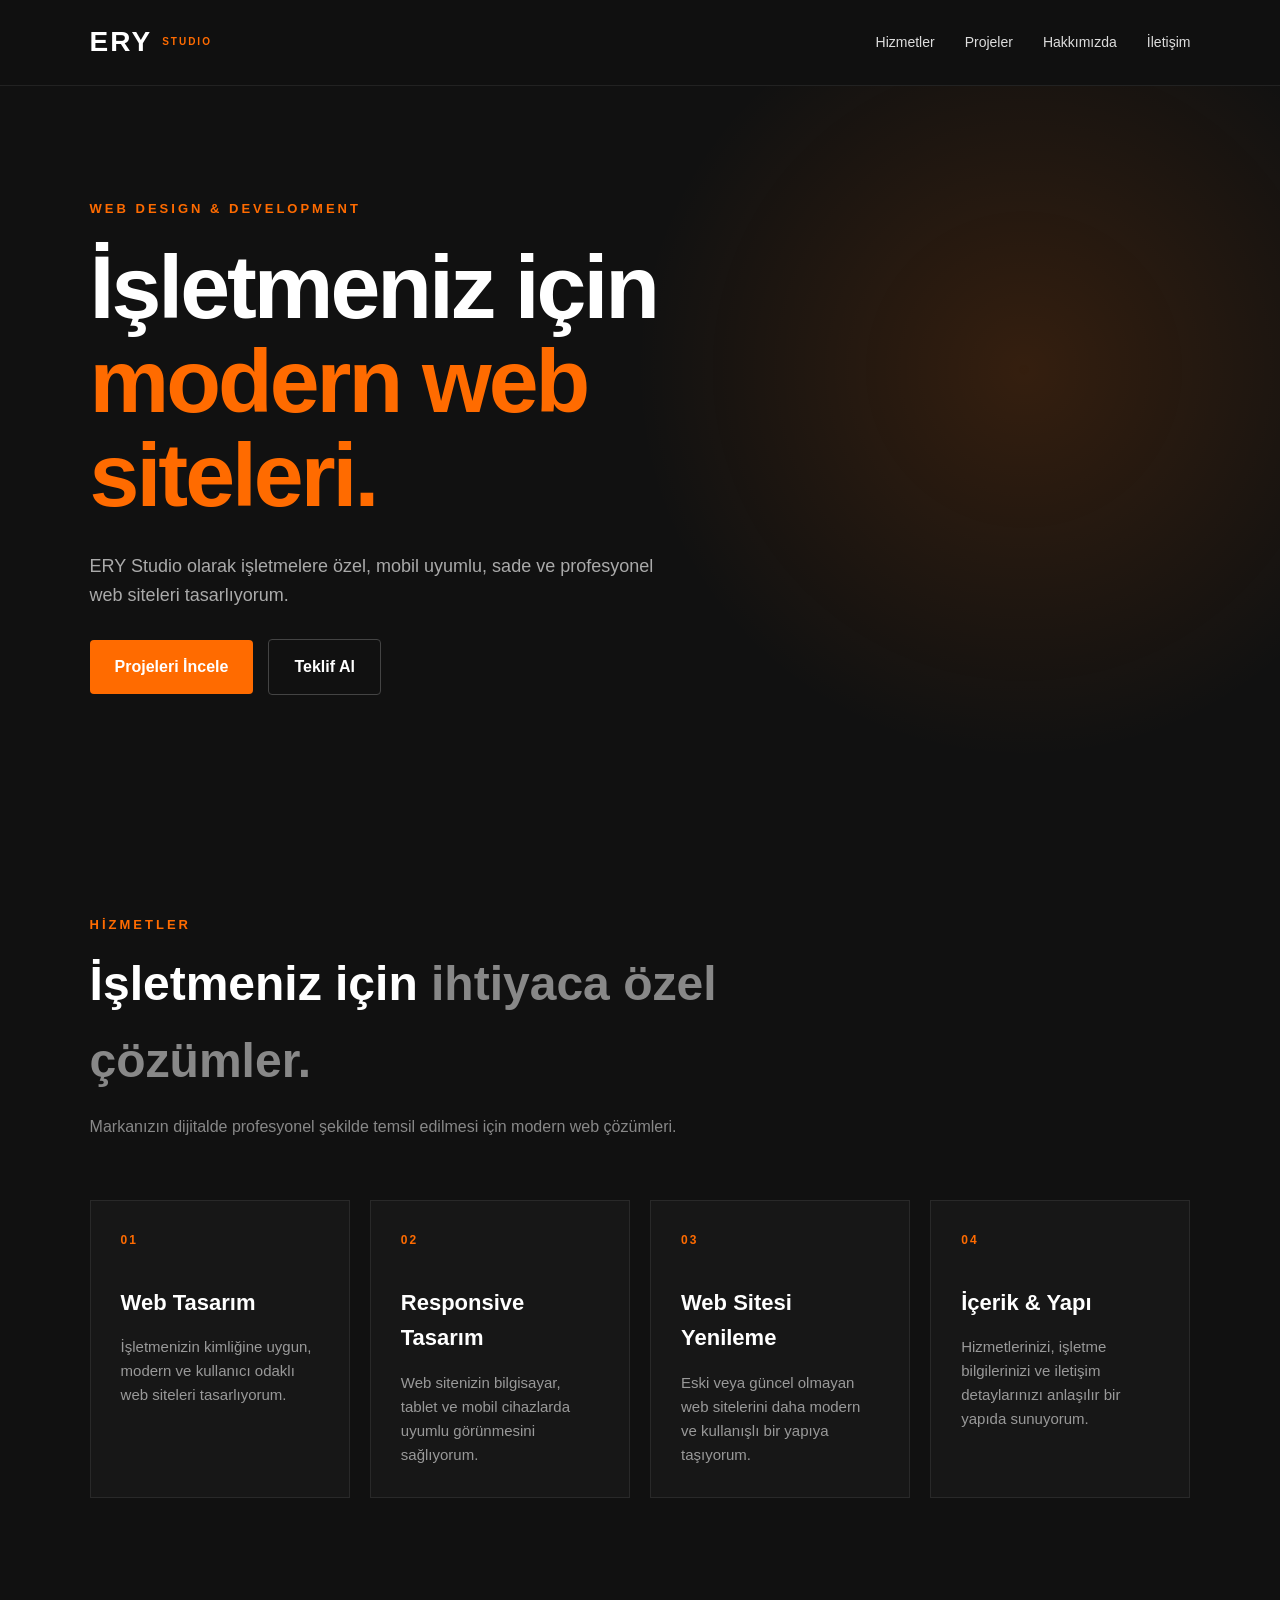
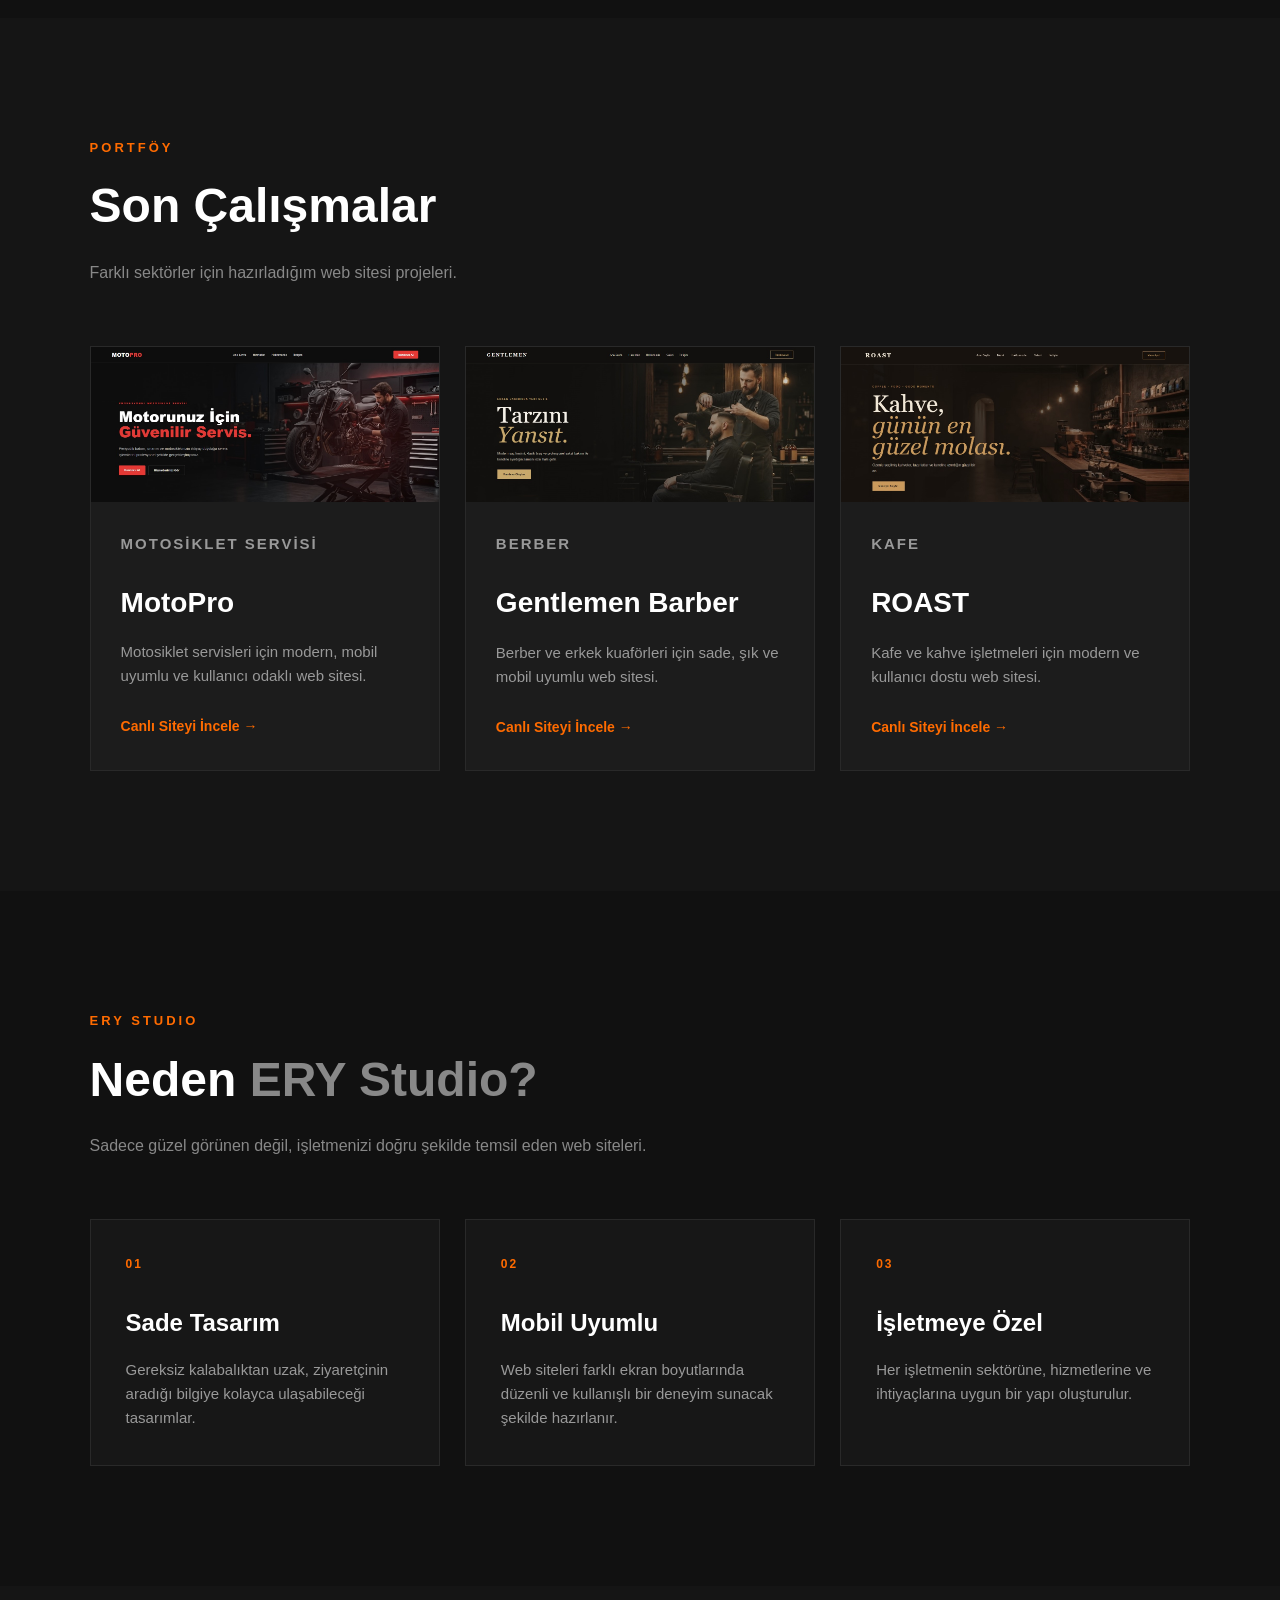
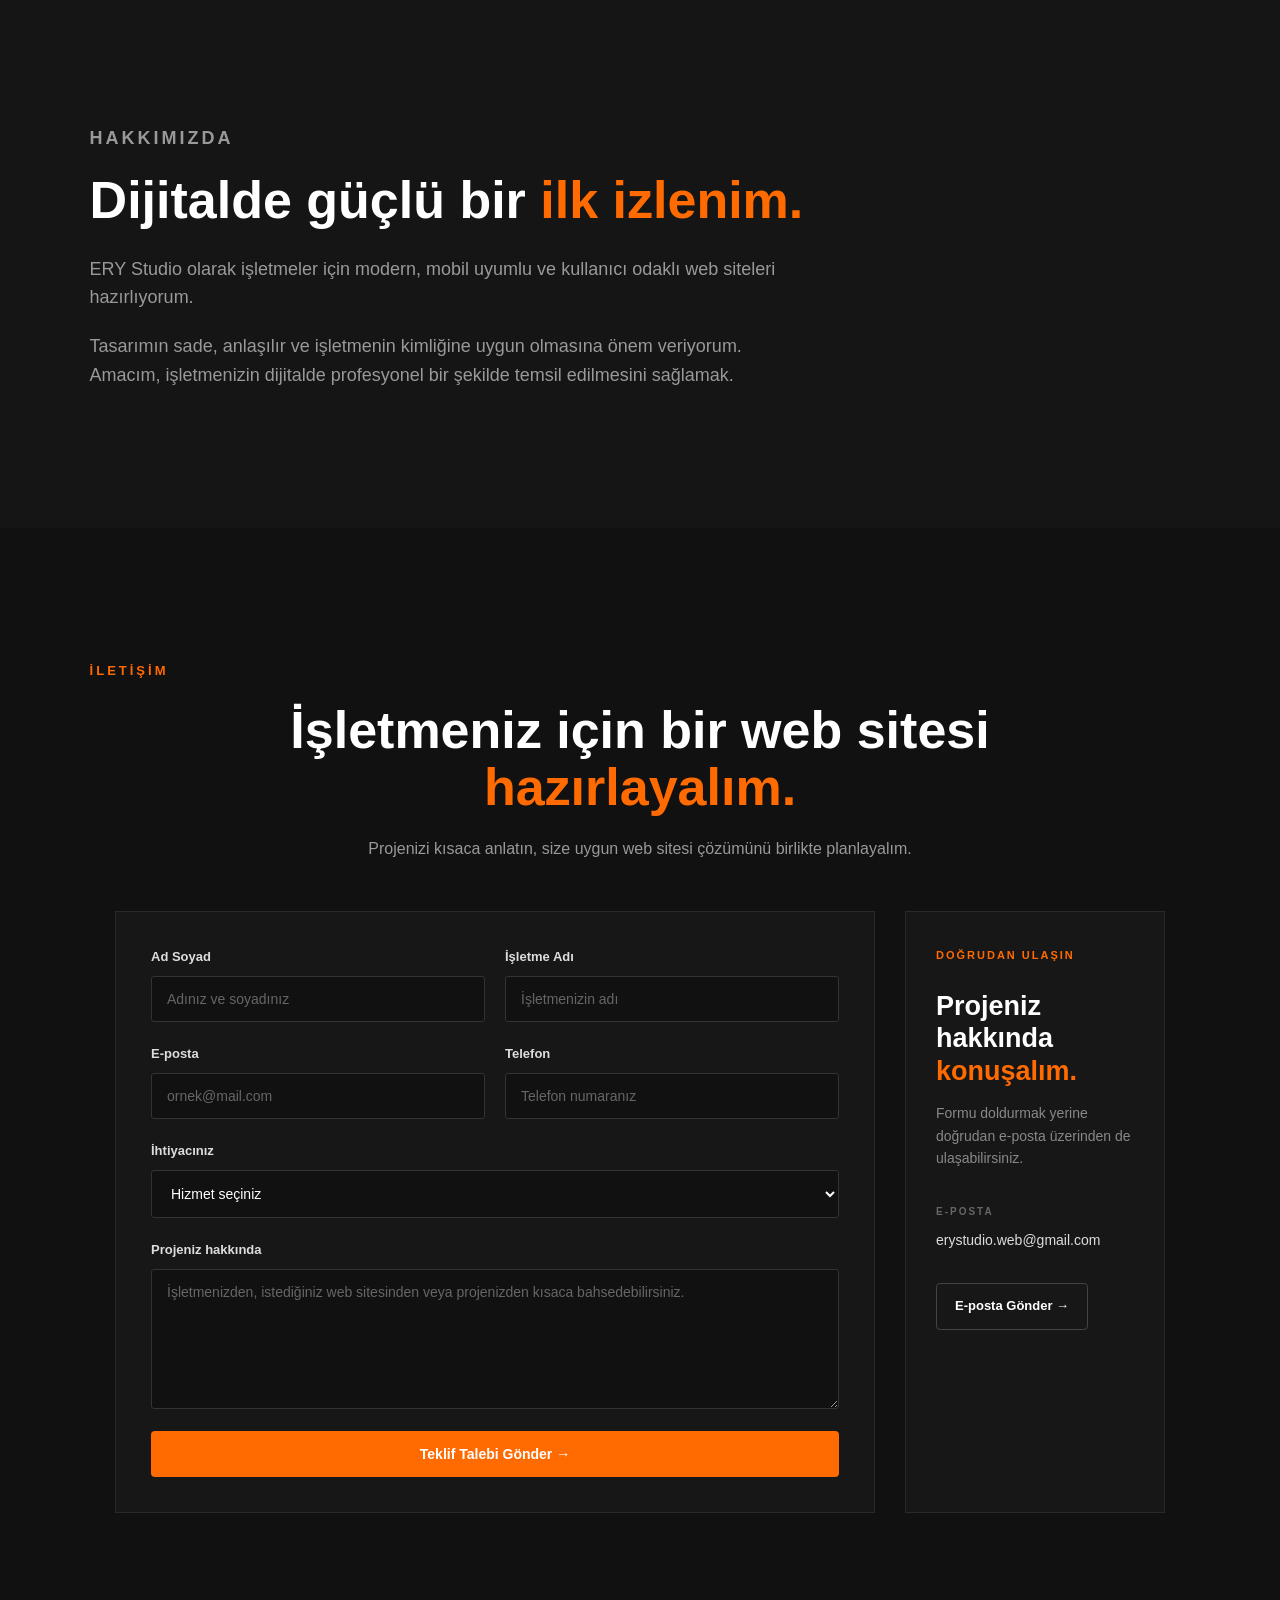
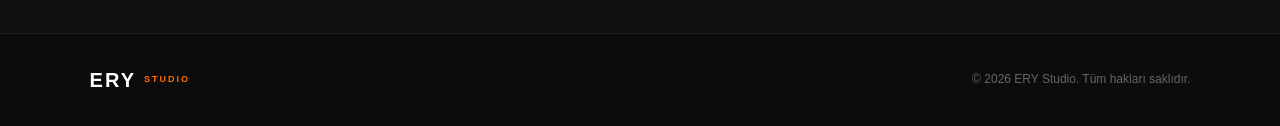
<file: index.html>
<!DOCTYPE html>
<html lang="tr">
<head>
    <meta charset="UTF-8">
    <meta name="viewport" content="width=device-width, initial-scale=1.0">

    <meta name="description" content="ERY Studio - İşletmeler için modern, mobil uyumlu ve profesyonel web siteleri.">

    <title>ERY Studio | Web Tasarım</title>
    <link rel="icon" type="image/png" href="images/favicon.jpg">

    <link rel="stylesheet" href="style.css">

    <!-- Google tag (gtag.js) -->
<script async src="https://www.googletagmanager.com/gtag/js?id=G-E7I7W3K8G0"></script>
<script>
    window.dataLayer = window.dataLayer || [];
    function gtag(){dataLayer.push(arguments);}
    gtag('js', new Date());

    gtag('config', 'G-E7I7W3K8G0');
</script>
</head>

<body>

    <!-- HEADER -->
    <header>
        <div class="logo">
            <a href="index.html">
                <span>ERY</span>
                <small>STUDIO</small>
            </a>
        </div>

        <nav>
            <a href="#hizmetler">Hizmetler</a>
            <a href="#projeler">Projeler</a>
            <a href="#hakkimizda">Hakkımızda</a>
            <a href="#iletisim">İletişim</a>
        </nav>
    </header>


    <!-- HERO -->
    <section class="hero">

        <div class="hero-content">

            <p class="hero-label">WEB DESIGN & DEVELOPMENT</p>

            <h1>
                İşletmeniz için
                <span>modern web siteleri.</span>
            </h1>

            <p class="hero-text">
                ERY Studio olarak işletmelere özel, mobil uyumlu,
                sade ve profesyonel web siteleri tasarlıyorum.
            </p>

            <div class="hero-buttons">

                <a href="#projeler" class="hero-button">
                    Projeleri İncele
                </a>

                <a href="#iletisim" class="hero-button secondary">
                    Teklif Al
                </a>

            </div>

        </div>

    </section>


    <!-- SERVICES -->
    <section class="services" id="hizmetler">

        <div class="section-title">

            <p>HİZMETLER</p>

            <h2>
                İşletmeniz için
                <span>ihtiyaca özel çözümler.</span>
            </h2>

            <span>
                Markanızın dijitalde profesyonel şekilde
                temsil edilmesi için modern web çözümleri.
            </span>

        </div>


        <div class="service-grid">

            <article class="service-card">

                <span class="service-number">01</span>

                <h3>Web Tasarım</h3>

                <p>
                    İşletmenizin kimliğine uygun, modern ve
                    kullanıcı odaklı web siteleri tasarlıyorum.
                </p>

            </article>


            <article class="service-card">

                <span class="service-number">02</span>

                <h3>Responsive Tasarım</h3>

                <p>
                    Web sitenizin bilgisayar, tablet ve
                    mobil cihazlarda uyumlu görünmesini sağlıyorum.
                </p>

            </article>


            <article class="service-card">

                <span class="service-number">03</span>

                <h3>Web Sitesi Yenileme</h3>

                <p>
                    Eski veya güncel olmayan web sitelerini
                    daha modern ve kullanışlı bir yapıya taşıyorum.
                </p>

            </article>


            <article class="service-card">

                <span class="service-number">04</span>

                <h3>İçerik & Yapı</h3>

                <p>
                    Hizmetlerinizi, işletme bilgilerinizi ve
                    iletişim detaylarınızı anlaşılır bir yapıda sunuyorum.
                </p>

            </article>

        </div>

    </section>


    <!-- PROJECTS -->
    <section class="projects" id="projeler">

        <div class="section-title">

            <p>PORTFÖY</p>

            <h2>Son Çalışmalar</h2>

            <span>
                Farklı sektörler için hazırladığım web sitesi projeleri.
            </span>

        </div>


        <div class="project-grid">

            <!-- MOTOPRO -->
            <article class="project-card">

                <div class="project-image">
                    <img src="images/motopro-anasayfa.jpg"
                         alt="MotoPro motosiklet servis web sitesi">
                </div>

                <div class="project-content">

                    <p class="project-category">
                        MOTOSİKLET SERVİSİ
                    </p>

                    <h3>MotoPro</h3>

                    <p>
                        Motosiklet servisleri için modern,
                        mobil uyumlu ve kullanıcı odaklı web sitesi.
                    </p>

                    <a href="https://emreryurek.github.io/motoservis/"
                       target="_blank"
                       rel="noopener">
                        Canlı Siteyi İncele →
                    </a>

                </div>

            </article>


            <!-- GENTLEMEN BARBER -->
            <article class="project-card">

                <div class="project-image">
                    <img src="images/berber-anasayfa.jpg"
                         alt="Gentlemen Barber web sitesi">
                </div>

                <div class="project-content">

                    <p class="project-category">
                        BERBER
                    </p>

                    <h3>Gentlemen Barber</h3>

                    <p>
                        Berber ve erkek kuaförleri için
                        sade, şık ve mobil uyumlu web sitesi.
                    </p>

                    <a href="https://emreryurek.github.io/berber/"
                       target="_blank"
                       rel="noopener">
                        Canlı Siteyi İncele →
                    </a>

                </div>

            </article>


            <!-- ROAST -->
            <article class="project-card">

                <div class="project-image">
                    <img src="images/roast-anasayfa.jpg"
                         alt="ROAST kafe web sitesi">
                </div>

                <div class="project-content">

                    <p class="project-category">
                        KAFE
                    </p>

                    <h3>ROAST</h3>

                    <p>
                        Kafe ve kahve işletmeleri için
                        modern ve kullanıcı dostu web sitesi.
                    </p>

                    <a href="https://emreryurek.github.io/roast/"
                       target="_blank"
                       rel="noopener">
                        Canlı Siteyi İncele →
                    </a>

                </div>

            </article>

        </div>

    </section>


    <!-- WHY ERY STUDIO -->
    <section class="why-us">

        <div class="section-title">

            <p>ERY STUDIO</p>

            <h2>
                Neden
                <span>ERY Studio?</span>
            </h2>

            <span>
                Sadece güzel görünen değil, işletmenizi doğru
                şekilde temsil eden web siteleri.
            </span>

        </div>


        <div class="why-grid">

            <article class="why-card">

                <span class="why-number">01</span>

                <h3>Sade Tasarım</h3>

                <p>
                    Gereksiz kalabalıktan uzak, ziyaretçinin
                    aradığı bilgiye kolayca ulaşabileceği tasarımlar.
                </p>

            </article>


            <article class="why-card">

                <span class="why-number">02</span>

                <h3>Mobil Uyumlu</h3>

                <p>
                    Web siteleri farklı ekran boyutlarında
                    düzenli ve kullanışlı bir deneyim sunacak şekilde hazırlanır.
                </p>

            </article>


            <article class="why-card">

                <span class="why-number">03</span>

                <h3>İşletmeye Özel</h3>

                <p>
                    Her işletmenin sektörüne, hizmetlerine
                    ve ihtiyaçlarına uygun bir yapı oluşturulur.
                </p>

            </article>

        </div>

    </section>


    <!-- ABOUT -->
    <section class="about" id="hakkimizda">

        <div class="about-content">

            <p class="section-label">
                HAKKIMIZDA
            </p>

            <h2>
                Dijitalde güçlü bir
                <span>ilk izlenim.</span>
            </h2>

            <p>
                ERY Studio olarak işletmeler için modern,
                mobil uyumlu ve kullanıcı odaklı web siteleri
                hazırlıyorum.
            </p>

            <p>
                Tasarımın sade, anlaşılır ve işletmenin
                kimliğine uygun olmasına önem veriyorum.
                Amacım, işletmenizin dijitalde profesyonel
                bir şekilde temsil edilmesini sağlamak.
            </p>

        </div>

    </section>


    <!-- CONTACT -->
<section class="contact" id="iletisim">

    <p class="section-label">
        İLETİŞİM
    </p>

    <h2>
        İşletmeniz için bir web sitesi
        <span>hazırlayalım.</span>
    </h2>

    <p>
        Projenizi kısaca anlatın, size uygun web sitesi
        çözümünü birlikte planlayalım.
    </p>


    <div class="contact-layout">

        <!-- TEKLİF FORMU -->
        <div class="quote-form">

            <form action="https://formsubmit.co/erystudio.web@gmail.com" method="POST">

                <input type="hidden" name="_subject" value="ERY Studio - Yeni Teklif Talebi">

                <input type="hidden" name="_captcha" value="false">

                <input type="hidden" name="_template" value="table">

                <input
                    type="hidden"
                    name="_next"
                    value="https://emreryurek.github.io/erystudio/tesekkurler.html">


                <div class="form-row">

                    <div class="form-group">

                        <label for="name">
                            Ad Soyad
                        </label>

                        <input
                            type="text"
                            id="name"
                            name="Ad Soyad"
                            placeholder="Adınız ve soyadınız"
                            required>

                    </div>


                    <div class="form-group">

                        <label for="business">
                            İşletme Adı
                        </label>

                        <input
                            type="text"
                            id="business"
                            name="İşletme Adı"
                            placeholder="İşletmenizin adı"
                            required>

                    </div>

                </div>


                <div class="form-row">

                    <div class="form-group">

                        <label for="email">
                            E-posta
                        </label>

                        <input
                            type="email"
                            id="email"
                            name="E-posta"
                            placeholder="ornek@mail.com"
                            required>

                    </div>


                    <div class="form-group">

                        <label for="phone">
                            Telefon
                        </label>

                        <input
                            type="tel"
                            id="phone"
                            name="Telefon"
                            placeholder="Telefon numaranız">

                    </div>

                </div>


                <div class="form-group">

                    <label for="service">
                        İhtiyacınız
                    </label>

                    <select id="service" name="Hizmet">

                        <option value="">
                            Hizmet seçiniz
                        </option>

                        <option value="Yeni Web Sitesi">
                            Yeni Web Sitesi
                        </option>

                        <option value="Web Sitesi Yenileme">
                            Web Sitesi Yenileme
                        </option>

                        <option value="Landing Page">
                            Landing Page
                        </option>

                        <option value="Diğer">
                            Diğer
                        </option>

                    </select>

                </div>


                <div class="form-group">

                    <label for="message">
                        Projeniz hakkında
                    </label>

                    <textarea
                        id="message"
                        name="Proje Detayı"
                        rows="6"
                        placeholder="İşletmenizden, istediğiniz web sitesinden veya projenizden kısaca bahsedebilirsiniz."
                        required></textarea>

                </div>


                <button type="submit" class="quote-button">
                    Teklif Talebi Gönder →
                </button>

            </form>

        </div>


        <!-- DOĞRUDAN İLETİŞİM -->
        <div class="direct-contact">

            <p class="direct-label">
                DOĞRUDAN ULAŞIN
            </p>

            <h3>
                Projeniz hakkında
                <span>konuşalım.</span>
            </h3>

            <p class="direct-text">
                Formu doldurmak yerine doğrudan
                e-posta üzerinden de ulaşabilirsiniz.
            </p>


            <div class="direct-item">

                <span>E-POSTA</span>

                <a href="mailto:erystudio.web@gmail.com">
                    erystudio.web@gmail.com
                </a>

            </div>


            <a
                href="mailto:erystudio.web@gmail.com"
                class="direct-button">

                E-posta Gönder →

            </a>

        </div>

    </div>

</section>


    <!-- FOOTER -->
    <footer>

        <div class="footer-logo">

            <strong>ERY</strong>

            <span>STUDIO</span>

        </div>

        <p>
            © 2026 ERY Studio. Tüm hakları saklıdır.
        </p>

    </footer>

</body>
</html>
</file>
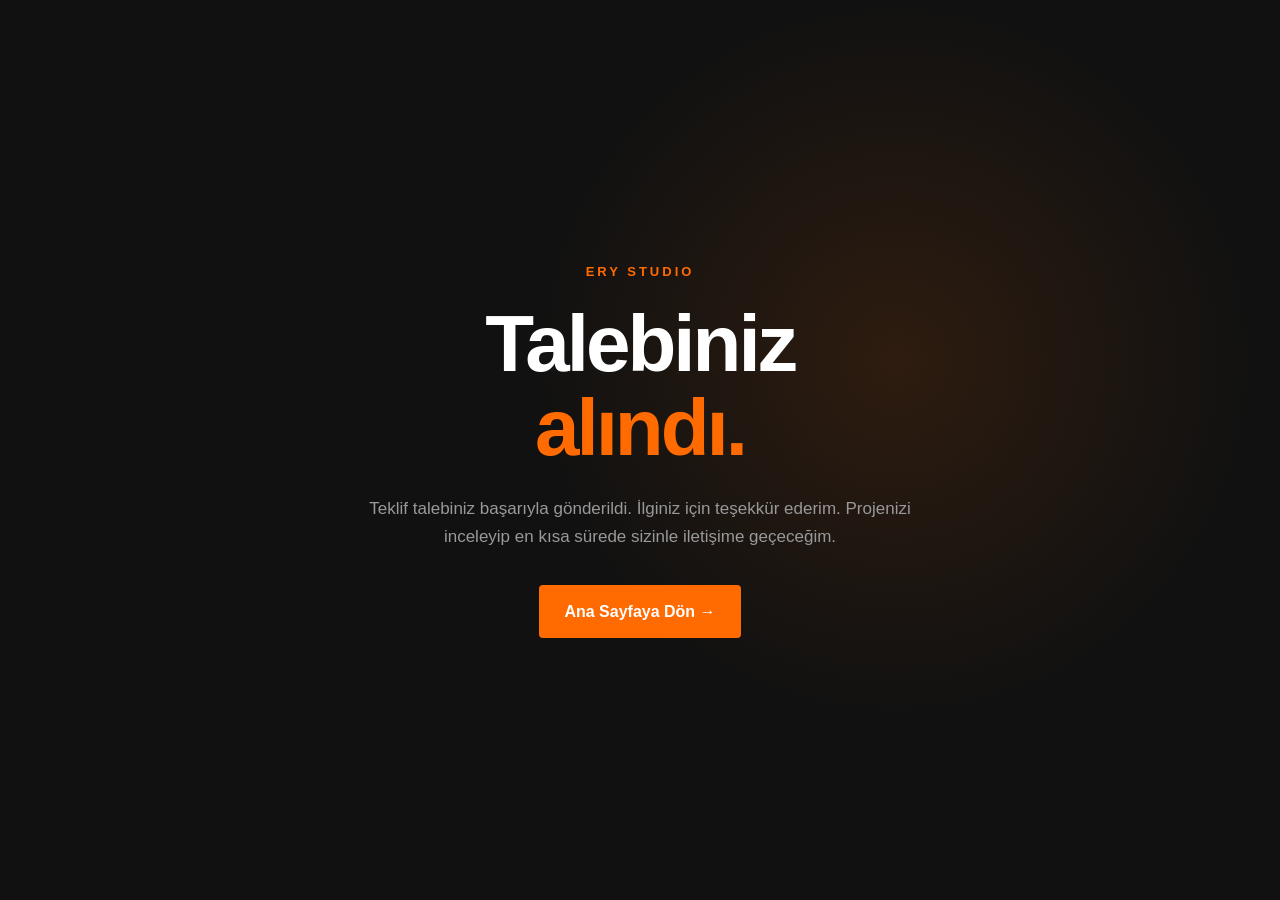
<file: tesekkurler.html>
<!DOCTYPE html>
<html lang="tr">

<head>
    <meta charset="UTF-8">
    <meta name="viewport" content="width=device-width, initial-scale=1.0">

    <meta name="description" content="ERY Studio - Teklif talebiniz başarıyla gönderildi.">

    <title>Teşekkürler | ERY Studio</title>

    <link rel="icon" type="image/png" href="images/favicon.jpg">

    <link rel="stylesheet" href="style.css">
    <!-- Google tag (gtag.js) -->
<script async src="https://www.googletagmanager.com/gtag/js?id=G-E7I7W3K8G0"></script>
<script>
    window.dataLayer = window.dataLayer || [];
    function gtag(){dataLayer.push(arguments);}
    gtag('js', new Date());

    gtag('config', 'G-E7I7W3K8G0');
</script>
</head>

<body>

    <main class="thank-you">

        <div class="thank-you-content">

            <p class="thank-you-label">
                ERY STUDIO
            </p>

            <h1>
                Talebiniz
                <span>alındı.</span>
            </h1>

            <p>
                Teklif talebiniz başarıyla gönderildi.
                İlginiz için teşekkür ederim. Projenizi inceleyip
                en kısa sürede sizinle iletişime geçeceğim.
            </p>

            <a href="index.html" class="thank-you-button">
                Ana Sayfaya Dön →
            </a>

        </div>

    </main>

</body>

</html>
</file>
<file: style.css>
/* ========================================
   GENEL
======================================== */

html {
    scroll-behavior: smooth;
}

* {
    box-sizing: border-box;
}

body {
    margin: 0;
    background: #111;
    color: white;
    font-family: Arial, sans-serif;
    line-height: 1.6;
}

a {
    color: white;
    text-decoration: none;
}


/* ========================================
   HEADER
======================================== */

header {
    position: sticky;
    top: 0;
    z-index: 1000;

    display: flex;
    justify-content: space-between;
    align-items: center;

    padding: 20px 7%;

    background: rgba(17, 17, 17, 0.96);
    border-bottom: 1px solid #222;
}


/* LOGO */

.logo a {
    display: flex;
    align-items: center;
    gap: 10px;
}

.logo span {
    font-size: 28px;
    font-weight: 800;
    letter-spacing: 2px;
}

.logo small {
    color: #ff6b00;
    font-size: 10px;
    font-weight: bold;
    letter-spacing: 2px;
}


/* NAV */

nav {
    display: flex;
    gap: 30px;
}

nav a {
    color: #ddd;
    font-size: 14px;
    transition: 0.3s;
}

nav a:hover {
    color: #ff6b00;
}


/* ========================================
   HERO
======================================== */

.hero {
    min-height: 700px;

    display: flex;
    align-items: center;

    padding: 100px 7%;

    background:
        radial-gradient(
            circle at 80% 40%,
            rgba(255, 107, 0, 0.15),
            transparent 35%
        ),
        #111;
}

.hero-content {
    max-width: 760px;
}

.hero-label,
.section-label {
    color: #ff6b00;
    font-size: 13px;
    font-weight: bold;
    letter-spacing: 3px;
    margin-bottom: 20px;
}

.hero h1 {
    margin: 0;

    font-size: clamp(48px, 7vw, 90px);
    line-height: 1.05;
    letter-spacing: -3px;
}

.hero h1 span {
    display: block;
    color: #ff6b00;
}

.hero-text {
    max-width: 600px;

    margin: 30px 0;

    color: #aaa;
    font-size: 18px;
}


/* HERO BUTTONS */

.hero-buttons {
    display: flex;
    gap: 15px;
    align-items: center;
    flex-wrap: wrap;
}

.hero-button,
.contact-button {
    display: inline-block;

    padding: 14px 25px;

    background: #ff6b00;
    color: white;

    font-weight: bold;

    border-radius: 4px;

    transition: 0.3s;
}

.hero-button:hover,
.contact-button:hover {
    background: #e65f00;
    transform: translateY(-2px);
}


/* SECONDARY BUTTON */

.hero-button.secondary {
    background: transparent;

    border: 1px solid #444;

    color: white;
}

.hero-button.secondary:hover {
    background: #1d1d1d;

    border-color: #ff6b00;

    color: #ff6b00;
}


/* ========================================
   SERVICES
======================================== */

.services {
    padding: 120px 7%;

    background: #111;
}

.service-grid {
    display: grid;

    grid-template-columns: repeat(4, 1fr);

    gap: 20px;
}

.service-card {
    min-height: 260px;

    padding: 30px;

    background: #171717;

    border: 1px solid #292929;

    transition: 0.3s;
}

.service-card:hover {
    transform: translateY(-6px);

    border-color: #ff6b00;
}

.service-number {
    display: block;

    margin-bottom: 35px;

    color: #ff6b00;

    font-size: 12px;
    font-weight: bold;
    letter-spacing: 2px;
}

.service-card h3 {
    margin: 0 0 15px;

    font-size: 22px;
}

.service-card p {
    margin: 0;

    color: #999;

    font-size: 15px;
}


/* ========================================
   PROJECTS
======================================== */

.projects {
    padding: 120px 7%;

    background: #151515;
}

.section-title {
    max-width: 700px;

    margin-bottom: 60px;
}

.section-title p {
    margin: 0 0 10px;

    color: #ff6b00;

    font-size: 13px;
    font-weight: bold;
    letter-spacing: 3px;
}

.section-title h2 {
    margin: 0 0 15px;

    font-size: 48px;
}

.section-title span {
    color: #888;
}


/* PROJECT GRID */

.project-grid {
    display: grid;

    grid-template-columns: repeat(3, 1fr);

    gap: 25px;
}


/* PROJECT CARD */

.project-card {
    overflow: hidden;

    background: #1c1c1c;

    border: 1px solid #292929;

    transition: 0.3s;
}

.project-card:hover {
    transform: translateY(-7px);

    border-color: #ff6b00;
}


/* PROJECT IMAGE */

.project-image {
    width: 100%;

    overflow: hidden;

    background: #222;
}

.project-image img {
    display: block;

    width: 100%;
    height: auto;
}


/* PROJECT CONTENT */

.project-content {
    padding: 30px;
}

.project-category {
    margin: 0 0 10px;

    color: #ff6b00;

    font-size: 11px;
    font-weight: bold;
    letter-spacing: 2px;
}

.project-content h3 {
    margin: 0 0 12px;

    font-size: 28px;
}

.project-content p {
    margin-bottom: 25px;

    color: #999;

    font-size: 15px;
}

.project-content a {
    color: #ff6b00;

    font-size: 14px;
    font-weight: bold;
}

.project-content a:hover {
    text-decoration: underline;
}


/* ========================================
   WHY ERY STUDIO
======================================== */

.why-us {
    padding: 120px 7%;

    background: #111;
}

.why-grid {
    display: grid;

    grid-template-columns: repeat(3, 1fr);

    gap: 25px;
}

.why-card {
    padding: 35px;

    background: #171717;

    border: 1px solid #292929;

    transition: 0.3s;
}

.why-card:hover {
    transform: translateY(-6px);

    border-color: #ff6b00;
}

.why-number {
    display: block;

    margin-bottom: 30px;

    color: #ff6b00;

    font-size: 12px;
    font-weight: bold;
    letter-spacing: 2px;
}

.why-card h3 {
    margin: 0 0 15px;

    font-size: 24px;
}

.why-card p {
    margin: 0;

    color: #999;

    font-size: 15px;
}


/* ========================================
   ABOUT
======================================== */

.about {
    padding: 120px 7%;

    background: #151515;
}

.about-content {
    max-width: 850px;
}

.about h2 {
    margin: 0 0 25px;

    font-size: 52px;
    line-height: 1.1;
}

.about h2 span {
    color: #ff6b00;
}

.about p {
    max-width: 700px;

    color: #999;

    font-size: 18px;
}

.about p:last-child {
    margin-top: 20px;
}


/* ========================================
   CONTACT
======================================== */

.contact {
    padding: 120px 7%;

    background: #111;
}

.contact h2 {
    max-width: 800px;

    margin: 0 auto 20px;

    text-align: center;

    font-size: 52px;
    line-height: 1.1;
}

.contact h2 span {
    color: #ff6b00;
}

.contact > p:not(.section-label) {
    max-width: 650px;

    margin: 0 auto 35px;

    color: #999;

    text-align: center;
}


/* CONTACT LAYOUT */

.contact-layout {
    max-width: 1050px;

    margin: 50px auto 0;

    display: grid;

    grid-template-columns: minmax(0, 760px) minmax(240px, 1fr);

    gap: 30px;

    align-items: stretch;
}


/* ========================================
   TEKLİF FORMU
======================================== */

.quote-form {
    padding: 35px;

    background: #171717;

    border: 1px solid #292929;

    text-align: left;
}

.quote-form form {
    width: 100%;
}

.form-row {
    display: grid;

    grid-template-columns: 1fr 1fr;

    gap: 20px;
}

.form-group {
    display: flex;

    flex-direction: column;

    margin-bottom: 22px;
}

.form-group label {
    margin-bottom: 8px;

    color: #ddd;

    font-size: 13px;
    font-weight: bold;
}

.form-group input,
.form-group select,
.form-group textarea {
    width: 100%;

    padding: 14px 15px;

    background: #111;

    color: white;

    border: 1px solid #333;

    border-radius: 3px;

    font-family: Arial, sans-serif;

    font-size: 14px;

    outline: none;

    transition: 0.3s;
}

.form-group input::placeholder,
.form-group textarea::placeholder {
    color: #666;
}

.form-group input:focus,
.form-group select:focus,
.form-group textarea:focus {
    border-color: #ff6b00;
}

.form-group textarea {
    resize: vertical;

    min-height: 140px;
}

.form-group select {
    cursor: pointer;
}

.quote-button {
    width: 100%;

    padding: 15px 25px;

    background: #ff6b00;

    color: white;

    border: none;

    border-radius: 4px;

    font-family: Arial, sans-serif;

    font-size: 14px;

    font-weight: bold;

    cursor: pointer;

    transition: 0.3s;
}

.quote-button:hover {
    background: #e65f00;

    transform: translateY(-2px);
}


/* ========================================
   DOĞRUDAN İLETİŞİM
======================================== */

.direct-contact {
    padding: 35px 30px;

    background: #171717;

    border: 1px solid #292929;

    text-align: left;
}

.direct-label {
    margin: 0 0 25px;

    color: #ff6b00;

    font-size: 11px;

    font-weight: bold;

    letter-spacing: 2px;
}

.direct-contact h3 {
    margin: 0 0 15px;

    font-size: 27px;

    line-height: 1.2;
}

.direct-contact h3 span {
    color: #ff6b00;
}

.direct-text {
    margin: 0 0 35px;

    color: #888;

    font-size: 14px;
}

.direct-item {
    margin-bottom: 30px;
}

.direct-item span {
    display: block;

    margin-bottom: 7px;

    color: #666;

    font-size: 10px;

    font-weight: bold;

    letter-spacing: 2px;
}

.direct-item a {
    color: #ddd;

    font-size: 14px;

    word-break: break-word;

    transition: 0.3s;
}

.direct-item a:hover {
    color: #ff6b00;
}

.direct-button {
    display: inline-block;

    padding: 12px 18px;

    border: 1px solid #444;

    border-radius: 4px;

    color: white;

    font-size: 13px;

    font-weight: bold;

    transition: 0.3s;
}

.direct-button:hover {
    border-color: #ff6b00;

    color: #ff6b00;
}


/* ========================================
   FOOTER
======================================== */

footer {
    display: flex;

    justify-content: space-between;

    align-items: center;

    padding: 30px 7%;

    background: #0c0c0c;

    border-top: 1px solid #222;
}

.footer-logo {
    display: flex;

    align-items: center;

    gap: 8px;
}

.footer-logo strong {
    font-size: 20px;

    letter-spacing: 2px;
}

.footer-logo span {
    color: #ff6b00;

    font-size: 9px;

    font-weight: bold;

    letter-spacing: 2px;
}

footer p {
    margin: 0;

    color: #666;

    font-size: 12px;
}


/* ========================================
   TABLET
======================================== */

@media (max-width: 1100px) {

    .contact-layout {
        grid-template-columns: 1fr;
    }

    .direct-contact {
        width: 100%;
    }

    .service-grid {
        grid-template-columns: repeat(2, 1fr);
    }

    .project-grid {
        grid-template-columns: 1fr;
    }

    .project-card {
        max-width: 700px;
    }

    .why-grid {
        grid-template-columns: 1fr;
    }
}


/* ========================================
   MOBİL
======================================== */

@media (max-width: 800px) {

    header {
        padding: 18px 5%;
    }

    nav {
        gap: 15px;
    }

    nav a {
        font-size: 12px;
    }


    .hero {
        min-height: 600px;

        padding: 80px 5%;
    }

    .hero h1 {
        font-size: 52px;

        letter-spacing: -2px;
    }

    .hero-text {
        font-size: 17px;
    }


    .services,
    .projects,
    .about,
    .why-us,
    .contact {
        padding: 80px 5%;
    }


    .section-title h2 {
        font-size: 40px;
    }


    .project-image {
        height: auto;
    }


    .about h2,
    .contact h2 {
        font-size: 40px;
    }


    footer {
        flex-direction: column;

        gap: 15px;

        text-align: center;
    }
}


/* ========================================
   TELEFON
======================================== */

@media (max-width: 600px) {

    header {
        flex-direction: column;

        gap: 15px;
    }

    nav {
        gap: 18px;
    }


    .hero {
        min-height: 560px;
    }

    .hero h1 {
        font-size: 43px;
    }

    .hero-text {
        font-size: 16px;
    }


    .hero-buttons {
        flex-direction: column;

        align-items: stretch;
    }

    .hero-button {
        width: 100%;

        text-align: center;
    }


    .service-grid {
        grid-template-columns: 1fr;
    }

    .service-card {
        min-height: auto;
    }


    .section-title h2 {
        font-size: 34px;
    }


    .about h2,
    .contact h2 {
        font-size: 34px;
    }


    .contact-layout {
        margin-top: 35px;
    }


    .quote-form {
        padding: 25px 20px;
    }


    .form-row {
        grid-template-columns: 1fr;

        gap: 0;
    }


    .direct-contact {
        padding: 30px 25px;
    }


    .contact-buttons {
        flex-direction: column;
    }


    .contact-button {
        width: 100%;

        max-width: 280px;
    }

}
/* ========================================
   TEŞEKKÜR SAYFASI
======================================== */

.thank-you {
    min-height: 100vh;

    display: flex;
    justify-content: center;
    align-items: center;

    padding: 40px 7%;

    background:
        radial-gradient(
            circle at 70% 40%,
            rgba(255, 107, 0, 0.12),
            transparent 35%
        ),
        #111;
}

.thank-you-content {
    max-width: 700px;

    text-align: center;
}

.thank-you-label {
    margin: 0 0 20px;

    color: #ff6b00;

    font-size: 13px;
    font-weight: bold;

    letter-spacing: 3px;
}

.thank-you h1 {
    margin: 0 0 25px;

    font-size: clamp(50px, 7vw, 80px);

    line-height: 1.05;

    letter-spacing: -3px;
}

.thank-you h1 span {
    display: block;

    color: #ff6b00;
}

.thank-you-content > p:not(.thank-you-label) {
    max-width: 600px;

    margin: 0 auto 35px;

    color: #999;

    font-size: 17px;
}

.thank-you-button {
    display: inline-block;

    padding: 14px 25px;

    background: #ff6b00;

    color: white;

    border-radius: 4px;

    font-weight: bold;

    transition: 0.3s;
}

.thank-you-button:hover {
    background: #e65f00;

    transform: translateY(-2px);
}


/* MOBİL */

@media (max-width: 600px) {

    .thank-you {
        padding: 30px 5%;
    }

    .thank-you h1 {
        font-size: 46px;

        letter-spacing: -2px;
    }

    .thank-you-content > p:not(.thank-you-label) {
        font-size: 16px;
    }

}
</file>
